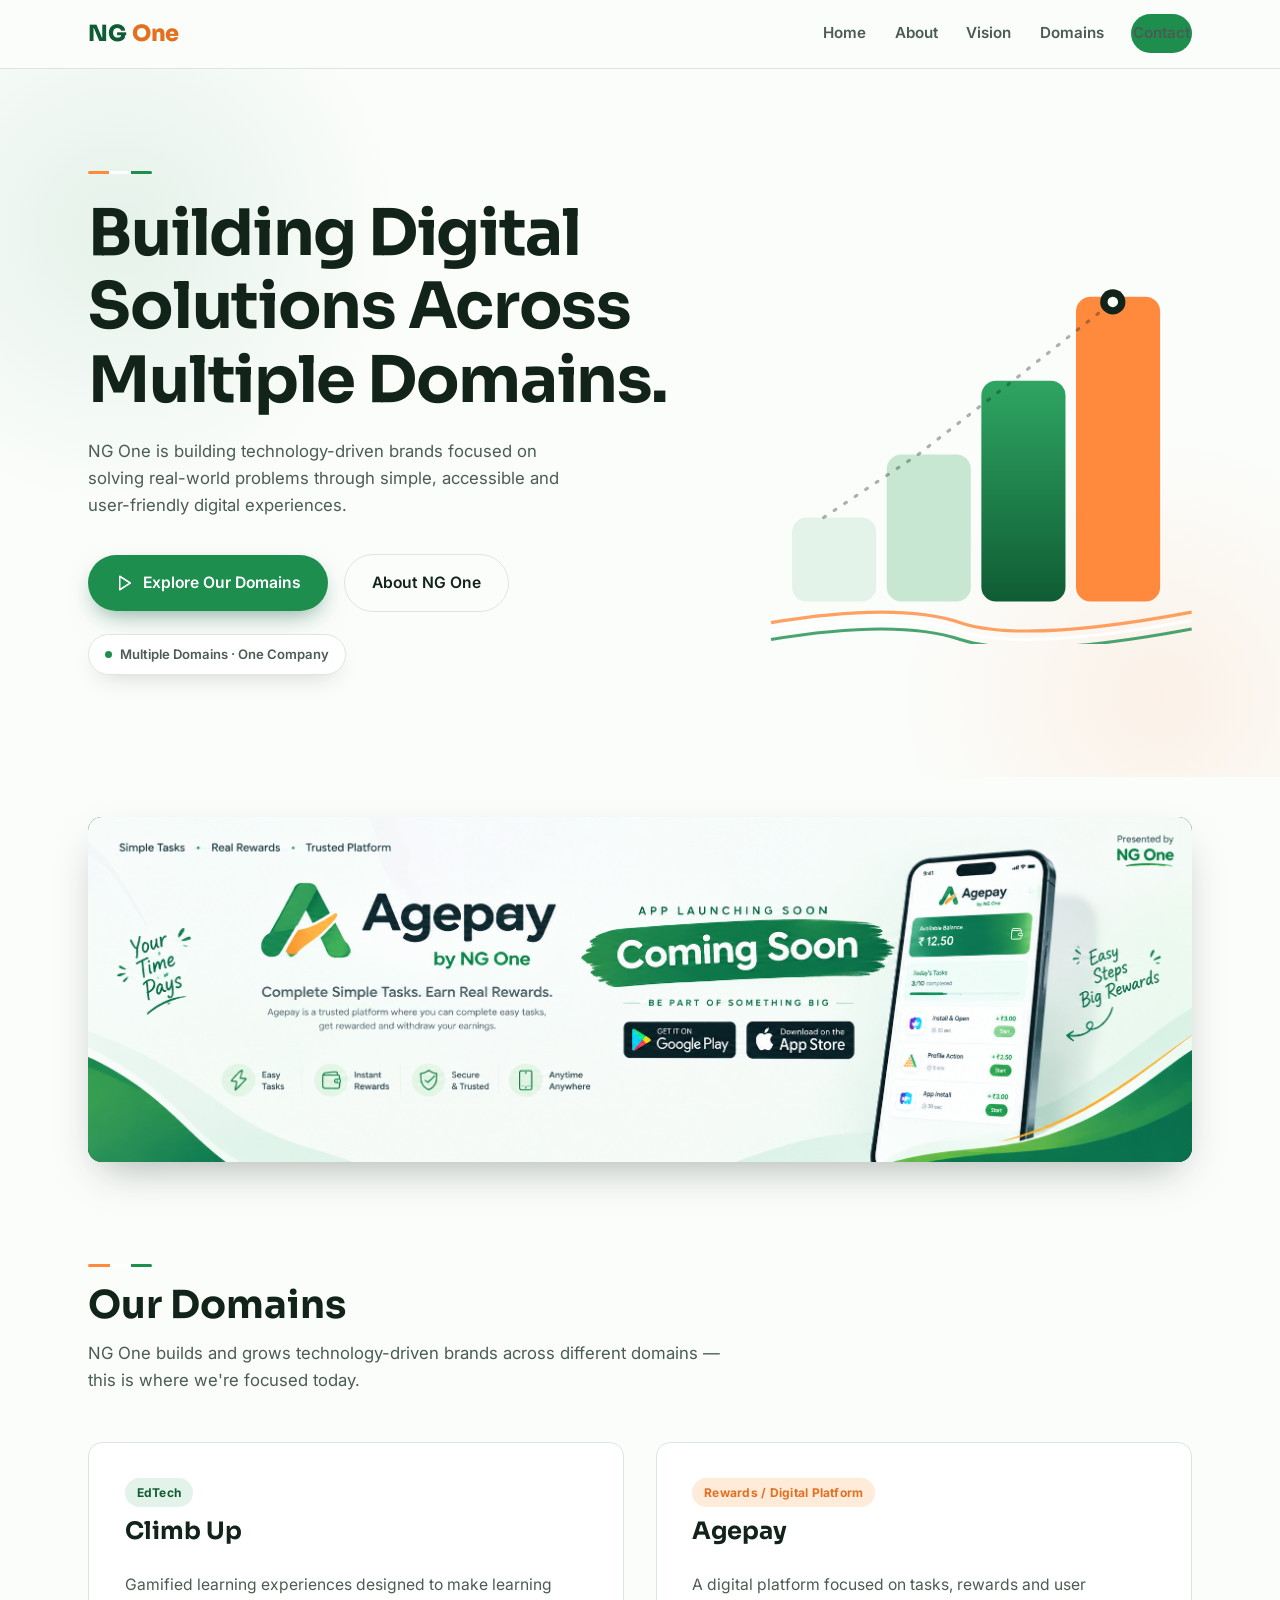
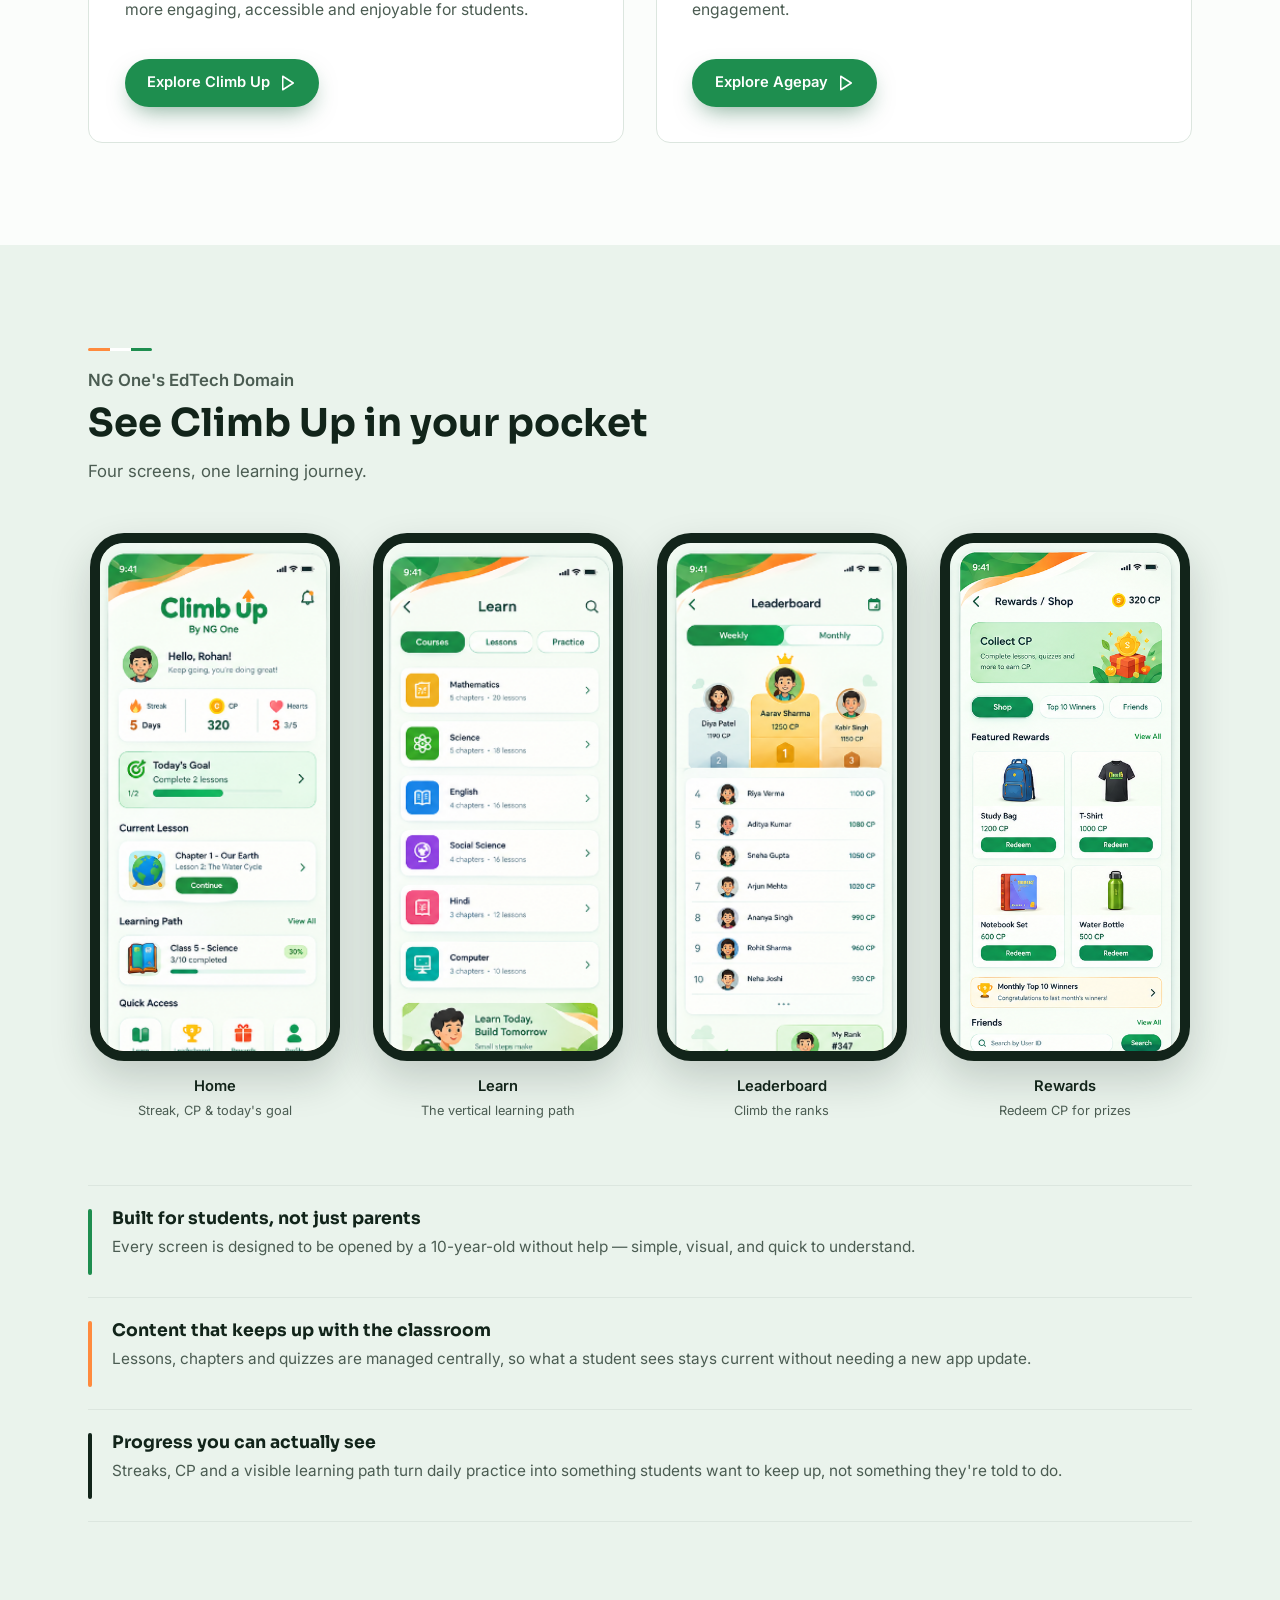
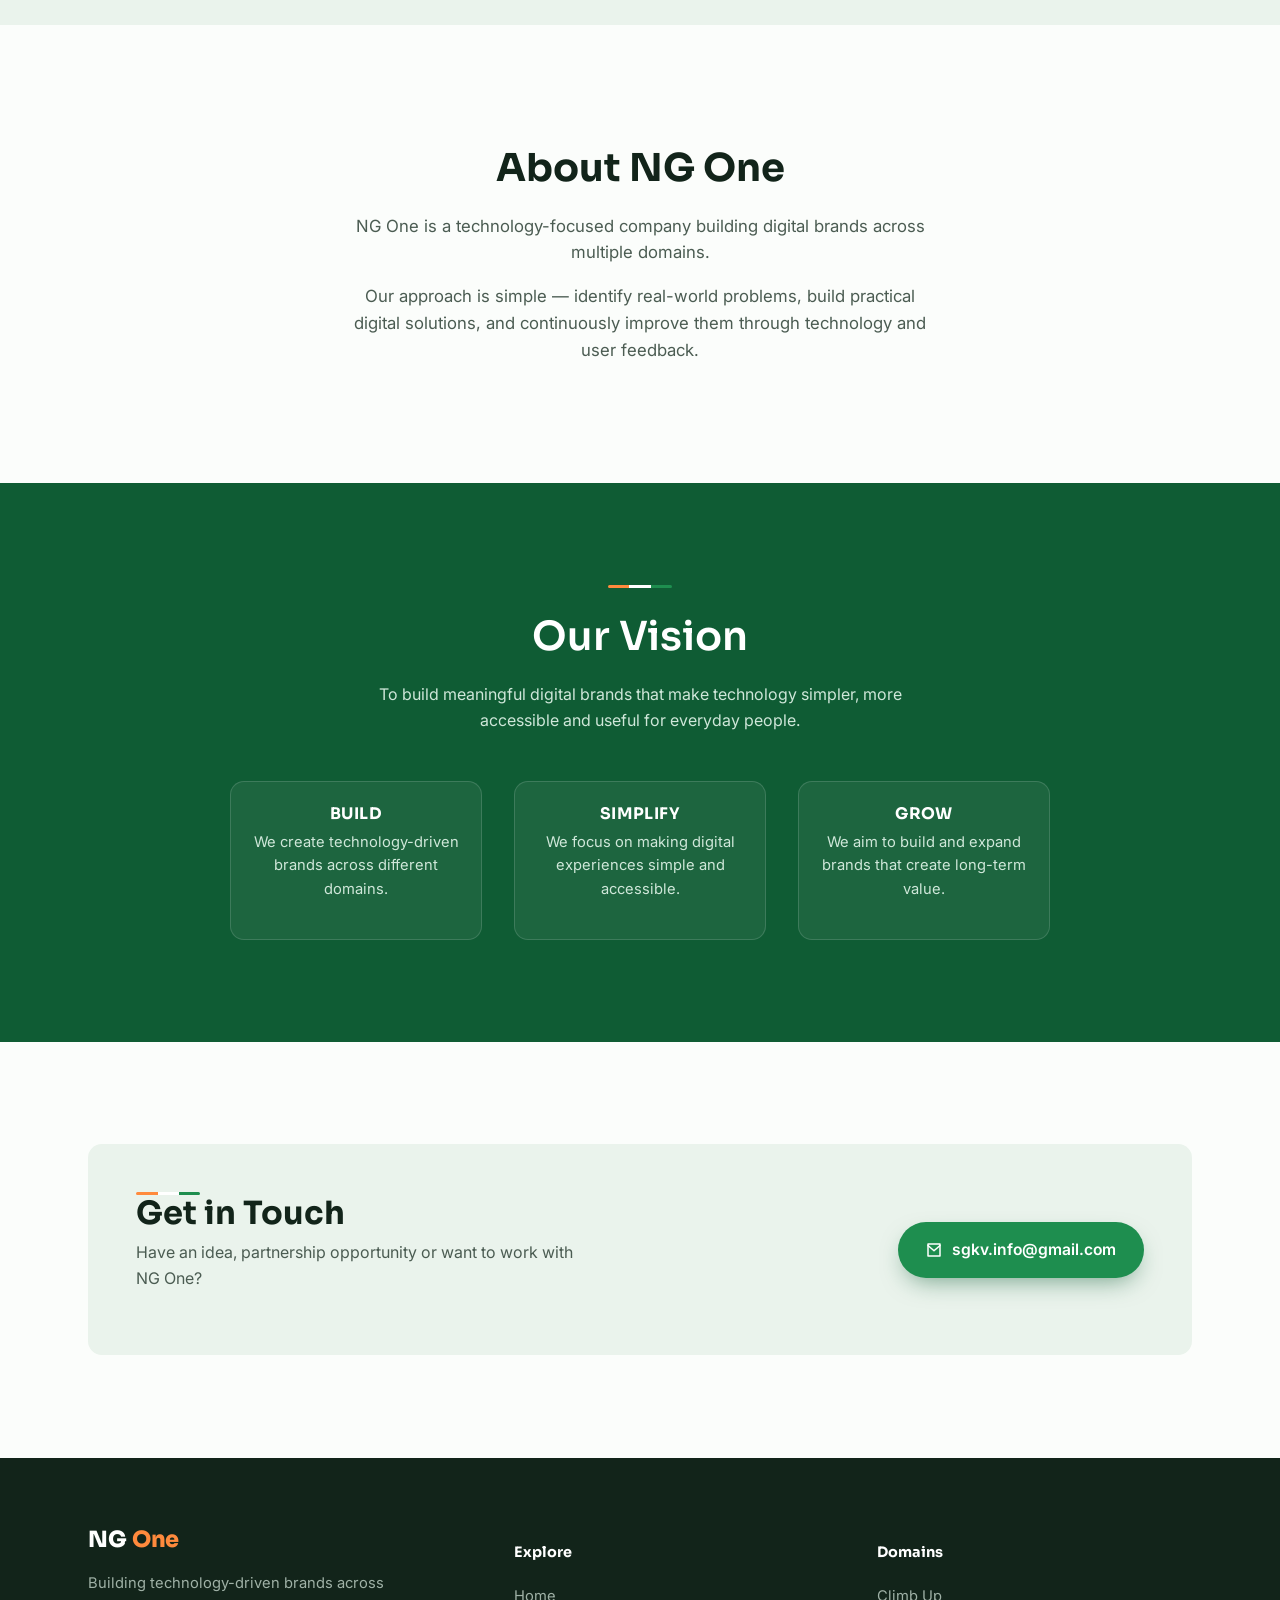
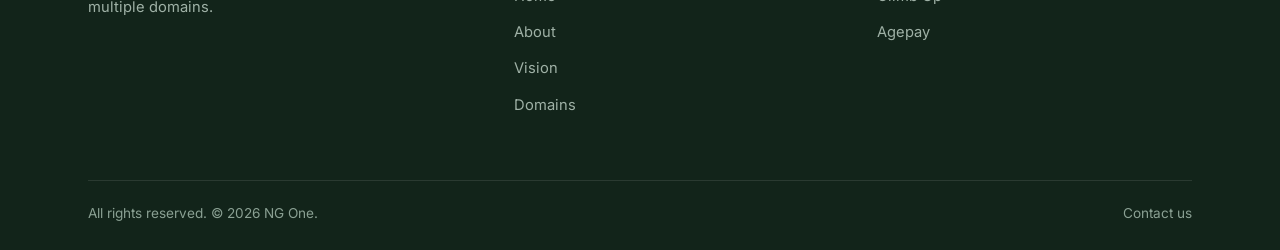
<file: index.html>
<!DOCTYPE html>
<html lang="en">
<head>
<meta charset="UTF-8" />
<meta name="viewport" content="width=device-width, initial-scale=1" />
<title>NG One — Building Digital Solutions Across Multiple Domains</title>
<meta name="description" content="NG One is building technology-driven brands focused on solving real-world problems through simple, accessible and user-friendly digital experiences." />
<link rel="preconnect" href="https://fonts.googleapis.com">
<link rel="preconnect" href="https://fonts.gstatic.com" crossorigin>
<link href="https://fonts.googleapis.com/css2?family=Sora:wght@400;500;600;700;800&family=Inter:wght@400;500;600&display=swap" rel="stylesheet">
<link rel="stylesheet" href="style.css">
</head>
<body>

<header>
  <div class="container nav-row">
    <a href="#home" class="logo">
      <span class="logo-text"><span class="ng">NG</span> <span class="one">One</span></span>
    </a>
    <nav class="links">
      <a href="#home">Home</a>
      <a href="#about">About</a>
      <a href="#vision">Vision</a>
      <a href="#domains">Domains</a>
      <a href="#contact" class="nav-cta">Contact</a>
    </nav>
    <button class="hamburger" id="hamburgerBtn" aria-label="Open menu" aria-expanded="false">
      <span></span><span></span><span></span>
    </button>
  </div>
  <div class="mobile-panel" id="mobilePanel">
    <a href="#home">Home</a>
    <a href="#about">About</a>
    <a href="#vision">Vision</a>
    <a href="#domains">Domains</a>
    <a href="#contact">Contact</a>
  </div>
</header>

<main>

  <!-- ============ HERO ============ -->
  <section class="hero" id="home">
    <div class="container">
      <div class="hero-copy">
        <div class="eyebrow-line">
          <div class="tri-rule compact"><span class="o"></span><span class="w"></span><span class="g"></span></div>
        </div>
        <h1>Building Digital Solutions Across Multiple Domains.</h1>
        <p class="lede">NG One is building technology-driven brands focused on solving real-world problems through simple, accessible and user-friendly digital experiences.</p>
        <div class="cta-row">
          <a href="#domains" class="btn btn-primary">
            <svg viewBox="0 0 24 24" fill="none" stroke="currentColor" stroke-width="2"><path stroke-linecap="round" stroke-linejoin="round" d="M5 3l14 9-14 9V3z"/></svg>
            Explore Our Domains
          </a>
          <a href="#about" class="btn btn-ghost">About NG One</a>
        </div>
        <div class="hero-badge">
          <span class="dot"></span>
          Multiple Domains · One Company
        </div>
      </div>

      <div class="hero-art">
        <svg viewBox="0 0 420 420" xmlns="http://www.w3.org/2000/svg" role="img" aria-label="Ascending step illustration">
          <defs>
            <linearGradient id="stepGreen" x1="0" y1="0" x2="0" y2="1">
              <stop offset="0" stop-color="#2FA562"/>
              <stop offset="1" stop-color="#0F5C34"/>
            </linearGradient>
          </defs>
          <rect x="40"  y="300" width="80" height="80" rx="14" fill="#E4F3E9"/>
          <rect x="130" y="240" width="80" height="140" rx="14" fill="#C7E7D3"/>
          <rect x="220" y="170" width="80" height="210" rx="14" fill="url(#stepGreen)"/>
          <rect x="310" y="90"  width="80" height="290" rx="14" fill="#FF8A3D"/>
          <path d="M70 300 L160 240 L250 170 L345 95" stroke="#12241A" stroke-width="3" stroke-dasharray="2 10" stroke-linecap="round" fill="none" opacity="0.35"/>
          <circle cx="345" cy="95" r="12" fill="#12241A"/>
          <circle cx="345" cy="95" r="5" fill="#FBFDFB"/>
          <path d="M20 400 Q140 380 200 400 T420 390" stroke="#FF8A3D" stroke-width="3" fill="none" opacity="0.8"/>
          <path d="M20 408 Q140 388 200 408 T420 398" stroke="#FFFFFF" stroke-width="3" fill="none" opacity="0.9"/>
          <path d="M20 416 Q140 396 200 416 T420 406" stroke="#1E8E4F" stroke-width="3" fill="none" opacity="0.8"/>
        </svg>
      </div>
    </div>
  </section>

  <!-- ============ AGEPAY COMING SOON BANNER ============ -->
  <div class="container banner-wrap">
    <div class="agepay-banner">
      <div class="agepay-banner-art">
        <img src="agepay_banner.png" alt="Agepay by NG One">
      </div>
    </div>
  </div>

  <!-- ============ OUR DOMAINS ============ -->
  <section id="domains">
    <div class="container">
      <div class="section-head">
        <div class="tri-rule compact"><span class="o"></span><span class="w"></span><span class="g"></span></div>
        <h2>Our Domains</h2>
        <p>NG One builds and grows technology-driven brands across different domains — this is where we're focused today.</p>
      </div>

      <div class="domains-grid">
        <div class="domain-card">
          <span class="domain-tag domain-tag-green">EdTech</span>
          <h3 class="domain-brand">Climb Up</h3>
          <p>Gamified learning experiences designed to make learning more engaging, accessible and enjoyable for students.</p>
          <a href="#climbup" class="btn btn-primary domain-cta">
            Explore Climb Up
            <svg viewBox="0 0 24 24" fill="none" stroke="currentColor" stroke-width="2"><path stroke-linecap="round" stroke-linejoin="round" d="M5 3l14 9-14 9V3z"/></svg>
          </a>
        </div>

        <div class="domain-card">
          <span class="domain-tag domain-tag-orange">Rewards / Digital Platform</span>
          <h3 class="domain-brand">Agepay</h3>
          <p>A digital platform focused on tasks, rewards and user engagement.</p>
          <a href="agepay.html" class="btn btn-primary domain-cta">
            Explore Agepay
            <svg viewBox="0 0 24 24" fill="none" stroke="currentColor" stroke-width="2"><path stroke-linecap="round" stroke-linejoin="round" d="M5 3l14 9-14 9V3z"/></svg>
          </a>
        </div>
      </div>
    </div>
  </section>

  <!-- ============ CLIMB UP (NG One's EdTech domain) ============ -->
  <section class="showcase" id="climbup">
    <div class="container">
      <div class="section-head">
        <div class="tri-rule compact"><span class="o"></span><span class="w"></span><span class="g"></span></div>
        <p class="agepay-eyebrow" style="margin-bottom:0.5rem;">NG One's EdTech Domain</p>
        <h2>See Climb Up in your pocket</h2>
        <p>Four screens, one learning journey.</p>
      </div>

      <div class="phone-grid">
        <div class="phone-card">
          <div class="phone-frame">
            <div class="phone-screen"><img src="clibmup_img_ui.png" alt="Climb Up home screen"></div>
          </div>
          <div class="phone-caption">Home<span>Streak, CP &amp; today's goal</span></div>
        </div>
        <div class="phone-card">
          <div class="phone-frame">
            <div class="phone-screen"><img src="Screenshot 2026-09-13 132038.png" alt="Climb Up learning path screen"></div>
          </div>
          <div class="phone-caption">Learn<span>The vertical learning path</span></div>
        </div>
        <div class="phone-card">
          <div class="phone-frame">
            <div class="phone-screen"><img src="Screenshot 2026-09-13 132104.png" alt="Climb Up leaderboard screen"></div>
          </div>
          <div class="phone-caption">Leaderboard<span>Climb the ranks</span></div>
        </div>
        <div class="phone-card">
          <div class="phone-frame">
            <div class="phone-screen"><img src="Screenshot 2026-09-13 132151.png" alt="Climb Up rewards screen"></div>
          </div>
          <div class="phone-caption">Rewards<span>Redeem CP for prizes</span></div>
        </div>
      </div>

      <!-- Existing Climb Up content, relocated here from the old About
           section so it stays with the Climb Up domain instead of inside
           the company-wide About section. Text unchanged. -->
      <div class="pillar-list" style="margin-top:clamp(2.5rem, 5vw, 4rem);">
        <div class="pillar">
          <div class="rule"></div>
          <div>
            <h3>Built for students, not just parents</h3>
            <p>Every screen is designed to be opened by a 10-year-old without help — simple, visual, and quick to understand.</p>
          </div>
        </div>
        <div class="pillar">
          <div class="rule"></div>
          <div>
            <h3>Content that keeps up with the classroom</h3>
            <p>Lessons, chapters and quizzes are managed centrally, so what a student sees stays current without needing a new app update.</p>
          </div>
        </div>
        <div class="pillar">
          <div class="rule"></div>
          <div>
            <h3>Progress you can actually see</h3>
            <p>Streaks, CP and a visible learning path turn daily practice into something students want to keep up, not something they're told to do.</p>
          </div>
        </div>
      </div>
    </div>
  </section>

  <!-- ============ ABOUT ============ -->
  <section id="about">
    <div class="container">
      <div class="about-copy" style="max-width:760px; margin-inline:auto; text-align:center;">
        <div class="section-head" style="margin-inline:auto; margin-bottom:1.4rem;">
          <div class="tri-rule compact" style="margin-inline:auto;"></div>
          <h2>About NG One</h2>
        </div>
        <p style="margin-inline:auto;">NG One is a technology-focused company building digital brands across multiple domains.</p>
        <p style="margin-inline:auto;">Our approach is simple — identify real-world problems, build practical digital solutions, and continuously improve them through technology and user feedback.</p>
      </div>
    </div>
  </section>

  <!-- ============ VISION ============ -->
  <section class="vision" id="vision">
    <div class="container">
      <div class="tri-rule compact" style="margin-inline:auto;"><span class="o"></span><span class="w"></span><span class="g"></span></div>
      <h2>Our Vision</h2>
      <p class="support">To build meaningful digital brands that make technology simpler, more accessible and useful for everyday people.</p>

      <div class="vision-points">
        <div class="vision-point">
          <h3>Build</h3>
          <p>We create technology-driven brands across different domains.</p>
        </div>
        <div class="vision-point">
          <h3>Simplify</h3>
          <p>We focus on making digital experiences simple and accessible.</p>
        </div>
        <div class="vision-point">
          <h3>Grow</h3>
          <p>We aim to build and expand brands that create long-term value.</p>
        </div>
      </div>
    </div>
  </section>

  <!-- ============ CONTACT ============ -->
  <section id="contact">
    <div class="container">
      <div class="contact-box">
        <div>
          <div class="tri-rule compact"><span class="o"></span><span class="w"></span><span class="g"></span></div>
          <h2>Get in Touch</h2>
          <p>Have an idea, partnership opportunity or want to work with NG One?</p>
        </div>
        <a href="mailto:sgkv.info@gmail.com" class="btn btn-primary">
          <svg viewBox="0 0 24 24" fill="none" stroke="currentColor" stroke-width="2"><path stroke-linecap="round" stroke-linejoin="round" d="M4 4h16v16H4V4z"/><path stroke-linecap="round" stroke-linejoin="round" d="M4 6l8 7 8-7"/></svg>
          sgkv.info@gmail.com
        </a>
      </div>
    </div>
  </section>

</main>

<footer>
  <div class="container">
    <div class="footer-top">
      <div class="footer-brand">
        <span class="logo-text"><span class="ng">NG</span> <span class="one">One</span></span>
        <p>Building technology-driven brands across multiple domains.</p>
      </div>
      <div class="footer-col">
        <h4>Explore</h4>
        <a href="#home">Home</a>
        <a href="#about">About</a>
        <a href="#vision">Vision</a>
        <a href="#domains">Domains</a>
      </div>
      <div class="footer-col">
        <h4>Domains</h4>
        <a href="#climbup">Climb Up</a>
        <a href="agepay.html">Agepay</a>
      </div>
    </div>
    <div class="footer-bottom">
      <span>All rights reserved. &copy; 2026 NG One.</span>
      <span><a href="#contact" style="color:inherit;">Contact us</a></span>
    </div>
  </div>
</footer>

<script src="script.js"></script>
</body>
</html>
</file>
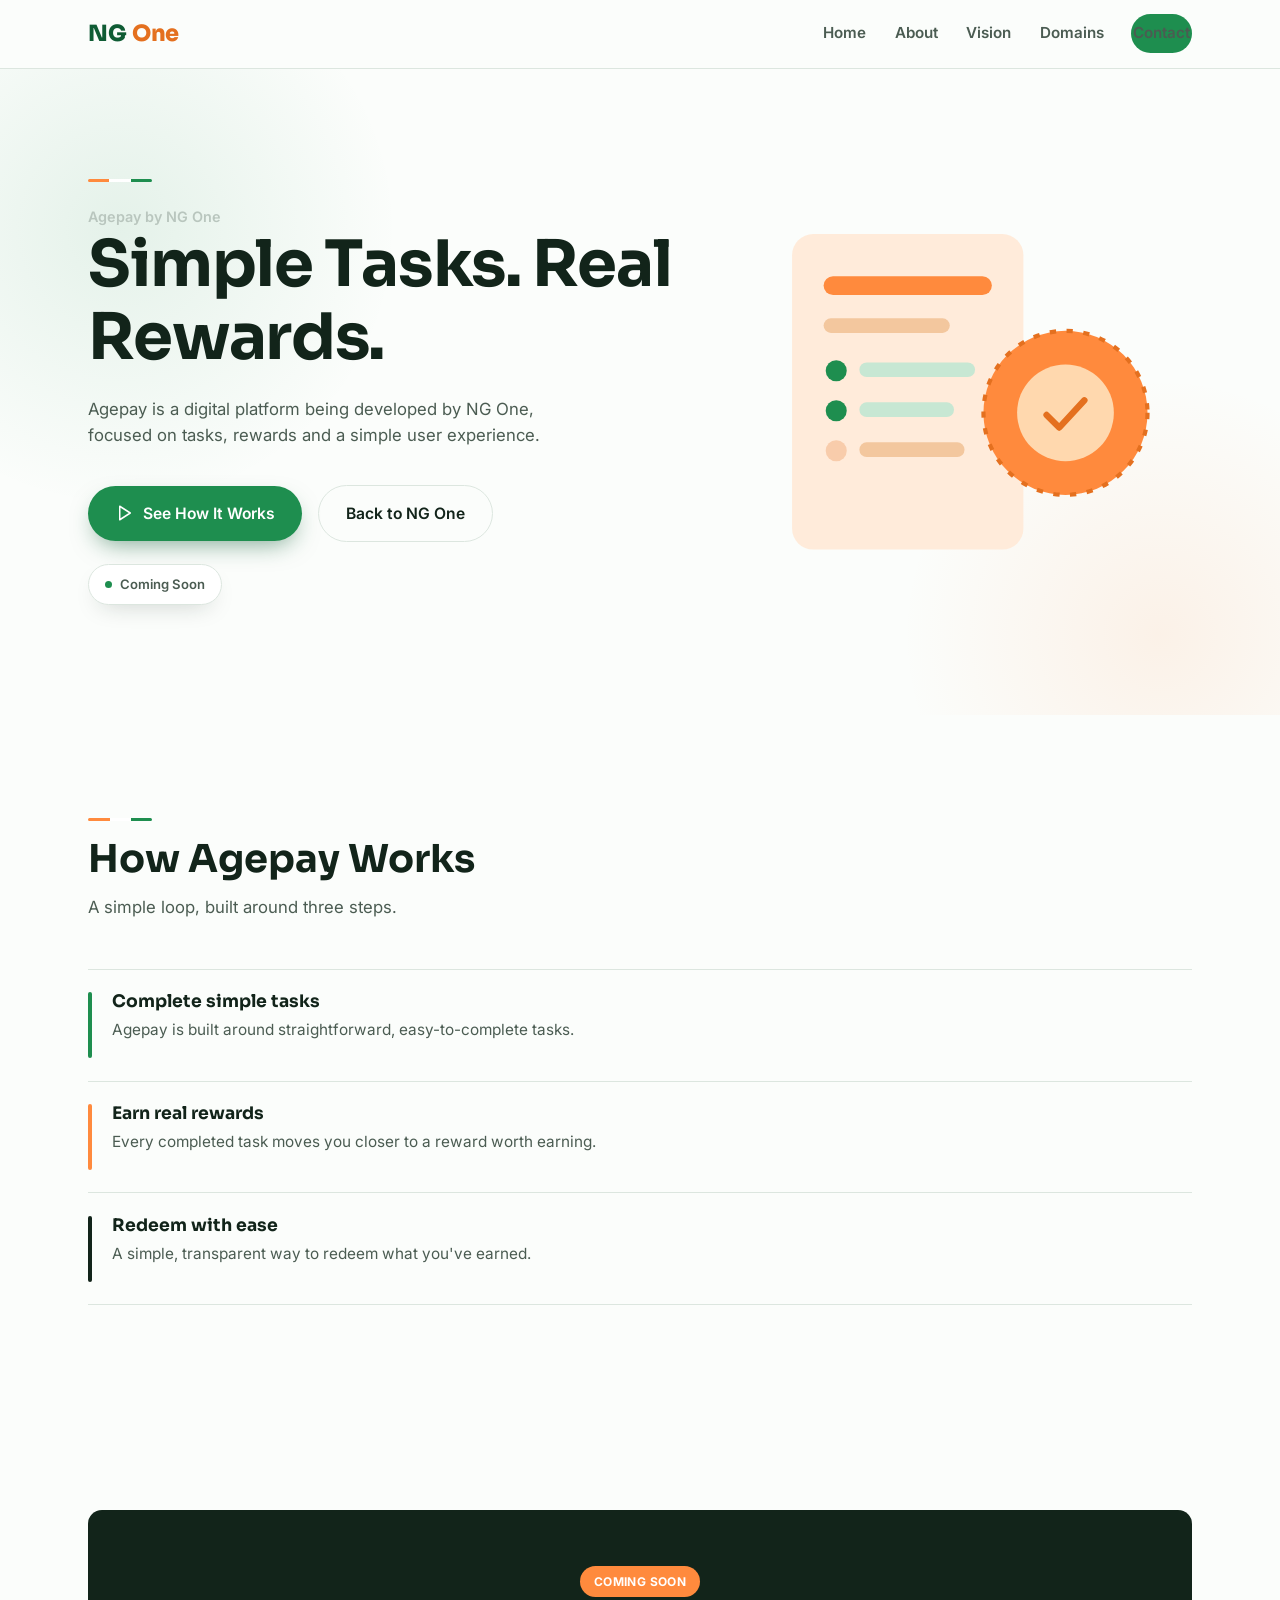
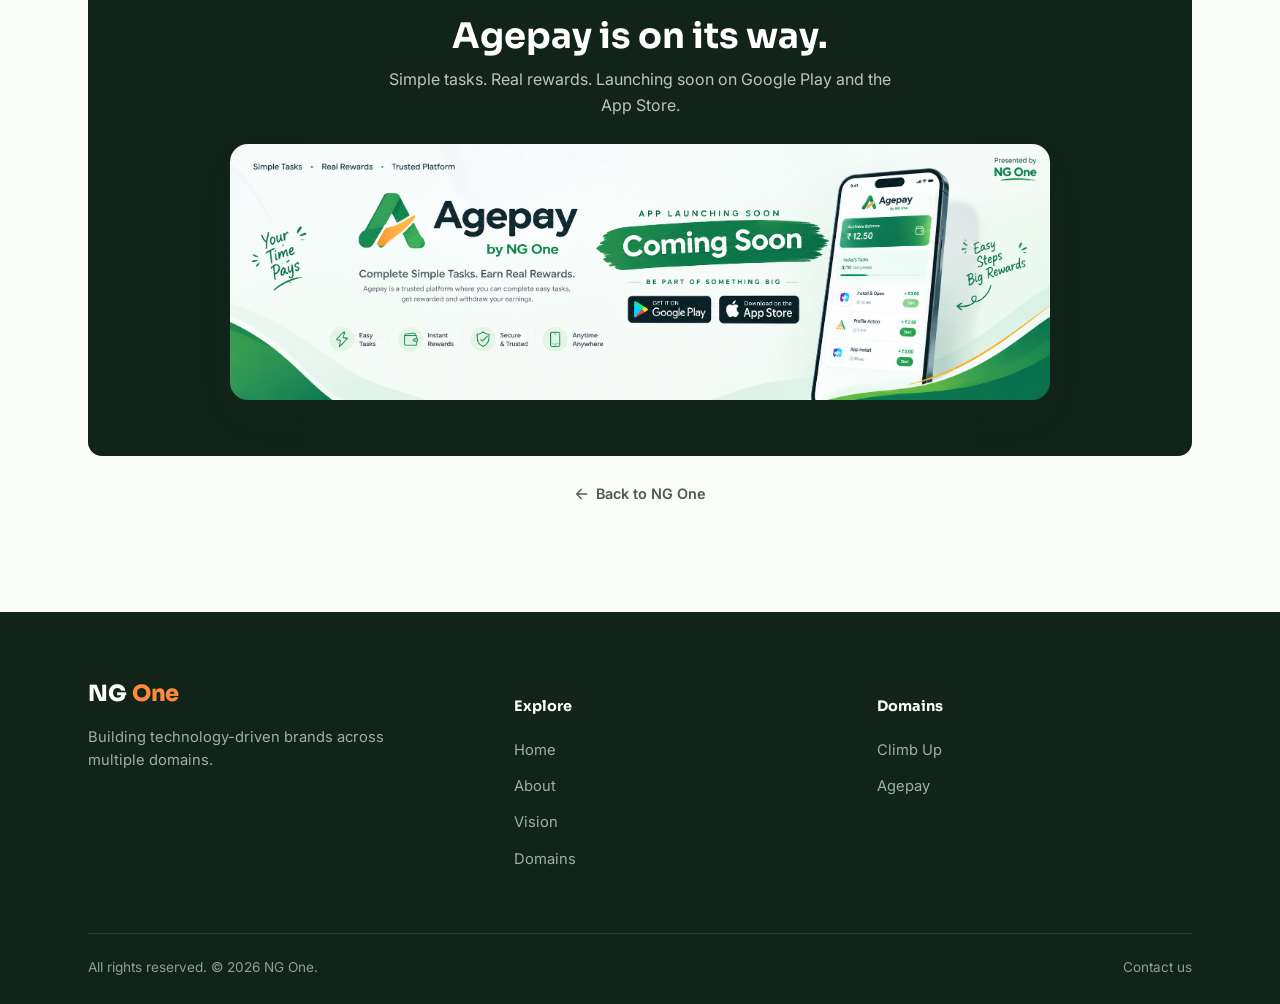
<file: agepay.html>
<!DOCTYPE html>
<html lang="en">
<head>
<meta charset="UTF-8" />
<meta name="viewport" content="width=device-width, initial-scale=1" />
<title>Agepay by NG One — Simple Tasks. Real Rewards.</title>
<meta name="description" content="Agepay is a digital platform being developed by NG One, focused on tasks, rewards and a simple user experience. Coming soon." />
<link rel="preconnect" href="https://fonts.googleapis.com">
<link rel="preconnect" href="https://fonts.gstatic.com" crossorigin>
<link href="https://fonts.googleapis.com/css2?family=Sora:wght@400;500;600;700;800&family=Inter:wght@400;500;600&display=swap" rel="stylesheet">
<link rel="stylesheet" href="style.css">
</head>
<body>

<header>
  <div class="container nav-row">
    <a href="index.html" class="logo">
      <span class="logo-text"><span class="ng">NG</span> <span class="one">One</span></span>
    </a>
    <nav class="links">
      <a href="index.html#home">Home</a>
      <a href="index.html#about">About</a>
      <a href="index.html#vision">Vision</a>
      <a href="index.html#domains">Domains</a>
      <a href="index.html#contact" class="nav-cta">Contact</a>
    </nav>
    <button class="hamburger" id="hamburgerBtn" aria-label="Open menu" aria-expanded="false">
      <span></span><span></span><span></span>
    </button>
  </div>
  <div class="mobile-panel" id="mobilePanel">
    <a href="index.html#home">Home</a>
    <a href="index.html#about">About</a>
    <a href="index.html#vision">Vision</a>
    <a href="index.html#domains">Domains</a>
    <a href="index.html#contact">Contact</a>
  </div>
</header>

<main>

  <section class="hero" id="agepay-home">
    <div class="container">
      <div class="hero-copy">
        <div class="eyebrow-line">
          <div class="tri-rule compact"><span class="o"></span><span class="w"></span><span class="g"></span></div>
        </div>
        <p class="agepay-eyebrow">Agepay by NG One</p>
        <h1>Simple Tasks. Real Rewards.</h1>
        <p class="lede">Agepay is a digital platform being developed by NG One, focused on tasks, rewards and a simple user experience.</p>
        <div class="cta-row">
          <a href="#how-it-works" class="btn btn-primary">
            <svg viewBox="0 0 24 24" fill="none" stroke="currentColor" stroke-width="2"><path stroke-linecap="round" stroke-linejoin="round" d="M5 3l14 9-14 9V3z"/></svg>
            See How It Works
          </a>
          <a href="index.html" class="btn btn-ghost">Back to NG One</a>
        </div>
        <div class="hero-badge">
          <span class="dot"></span>
          Coming Soon
        </div>
      </div>

      <div class="hero-art">
        <svg viewBox="0 0 420 420" xmlns="http://www.w3.org/2000/svg" role="img" aria-label="Tasks and rewards illustration">
          <rect x="40" y="60" width="220" height="300" rx="20" fill="#FFEBDA"/>
          <rect x="70" y="100" width="160" height="18" rx="9" fill="#FF8A3D"/>
          <rect x="70" y="140" width="120" height="14" rx="7" fill="#F3C79E"/>
          <circle cx="82" cy="190" r="10" fill="#1E8E4F"/>
          <rect x="104" y="182" width="110" height="14" rx="7" fill="#C7E7D3"/>
          <circle cx="82" cy="228" r="10" fill="#1E8E4F"/>
          <rect x="104" y="220" width="90" height="14" rx="7" fill="#C7E7D3"/>
          <circle cx="82" cy="266" r="10" fill="#E4701F" fill-opacity="0.25"/>
          <rect x="104" y="258" width="100" height="14" rx="7" fill="#F3C79E"/>
          <circle cx="300" cy="230" r="78" fill="#FF8A3D"/>
          <circle cx="300" cy="230" r="78" fill="none" stroke="#E4701F" stroke-width="4" stroke-dasharray="6 10"/>
          <circle cx="300" cy="230" r="46" fill="#FFD8AE"/>
          <path d="M282 232l12 12 24-26" stroke="#E4701F" stroke-width="6" stroke-linecap="round" stroke-linejoin="round" fill="none"/>
        </svg>
      </div>
    </div>
  </section>
  <section id="how-it-works">
    <div class="container">
      <div class="section-head">
        <div class="tri-rule compact"><span class="o"></span><span class="w"></span><span class="g"></span></div>
        <h2>How Agepay Works</h2>
        <p>A simple loop, built around three steps.</p>
      </div>

      <div class="pillar-list">
        <div class="pillar">
          <div class="rule"></div>
          <div>
            <h3>Complete simple tasks</h3>
            <p>Agepay is built around straightforward, easy-to-complete tasks.</p>
          </div>
        </div>
        <div class="pillar">
          <div class="rule"></div>
          <div>
            <h3>Earn real rewards</h3>
            <p>Every completed task moves you closer to a reward worth earning.</p>
          </div>
        </div>
        <div class="pillar">
          <div class="rule"></div>
          <div>
            <h3>Redeem with ease</h3>
            <p>A simple, transparent way to redeem what you've earned.</p>
          </div>
        </div>
      </div>
    </div>
  </section>

 <!-- <section style="background:var(--mist);">
    <div class="container">
      <div class="section-head">
        <div class="tri-rule compact"><span class="o"></span><span class="w"></span><span class="g"></span></div>
        <h2>Key Features</h2>
      </div>

      <div class="feature-grid">
        <div class="feature-card">
          <div class="icon-dot">
            <svg viewBox="0 0 24 24" fill="none" stroke="currentColor" stroke-width="2"><path stroke-linecap="round" stroke-linejoin="round" d="M5 13l4 4L19 7"/></svg>
          </div>
          <h3>Simple, task-based experience</h3>
          <p>No clutter, no confusion — just a clear list of tasks to complete.</p>
        </div>
        <div class="feature-card">
          <div class="icon-dot">
            <svg viewBox="0 0 24 24" fill="none" stroke="currentColor" stroke-width="2"><path stroke-linecap="round" stroke-linejoin="round" d="M12 2l2.5 6.5L21 9l-5 4.5L17.5 21 12 17l-5.5 4L8 13.5 3 9l6.5-.5z"/></svg>
          </div>
          <h3>Real rewards for real effort</h3>
          <p>Rewards designed to feel genuinely worth the time you put in.</p>
        </div>
        <div class="feature-card">
          <div class="icon-dot">
            <svg viewBox="0 0 24 24" fill="none" stroke="currentColor" stroke-width="2"><rect x="3" y="4" width="18" height="16" rx="2"/><path stroke-linecap="round" d="M3 9h18"/></svg>
          </div>
          <h3>Clean, accessible design</h3>
          <p>Built to be easy to use from the very first open.</p>
        </div>
        <div class="feature-card">
          <div class="icon-dot">
            <svg viewBox="0 0 24 24" fill="none" stroke="currentColor" stroke-width="2"><path stroke-linecap="round" stroke-linejoin="round" d="M12 4v16m8-8H4"/></svg>
          </div>
          <h3>More on the way</h3>
          <p>Agepay is still under development, with more features being added.</p>
        </div>
      </div>
    </div>
  </section>   -->

  <section>
    <div class="container">
      <div class="coming-soon-section">
        <span class="coming-soon-tag">Coming Soon</span>
        <h2>Agepay is on its way.</h2>
        <p class="support">Simple tasks. Real rewards. Launching soon on Google Play and the App Store.</p>
        <img src="agepay_banner.png" alt="Agepay banner" class="agepay-final-banner" />
      </div>

      <div style="text-align:center; margin-top:1.6rem;">
        <a href="index.html" class="back-link">
          <svg viewBox="0 0 24 24" fill="none" stroke="currentColor" stroke-width="2"><path stroke-linecap="round" stroke-linejoin="round" d="M19 12H5m6-7l-7 7 7 7"/></svg>
          Back to NG One
        </a>
      </div>
    </div>
  </section>

</main>

<footer>
  <div class="container">
    <div class="footer-top">
      <div class="footer-brand">
        <span class="logo-text"><span class="ng">NG</span> <span class="one">One</span></span>
        <p>Building technology-driven brands across multiple domains.</p>
      </div>
      <div class="footer-col">
        <h4>Explore</h4>
        <a href="index.html#home">Home</a>
        <a href="index.html#about">About</a>
        <a href="index.html#vision">Vision</a>
        <a href="index.html#domains">Domains</a>
      </div>
      <div class="footer-col">
        <h4>Domains</h4>
        <a href="#climbup">Climb Up</a>
        <a href="agepay.html">Agepay</a>
      </div>
    </div>
    <div class="footer-bottom">
      <span>All rights reserved. &copy; 2026 NG One.</span>
      <span><a href="index.html#contact" style="color:inherit;">Contact us</a></span>
    </div>
  </div>
</footer>

<script src="script.js"></script>
</body>
</html>
</file>
<file: style.css>
/* ==========================================================================
   NG One — Stylesheet
   Split out from markup on purpose: one file to touch for design changes,
   markup files stay clean.
   ========================================================================== */

:root{
  --ink:#12241A;
  --ink-soft:#4B5C52;
  --paper:#FBFDFB;
  --mist:#EAF3EC;
  --line:#DCE6DF;
  --green:#1E8E4F;
  --green-deep:#0F5C34;
  --green-tint:#E4F3E9;
  --orange:#FF8A3D;
  --orange-deep:#E4701F;
  --white:#FFFFFF;
  --max:1180px;
  --radius:14px;
  --space-fluid: clamp(1.25rem, 3vw, 3rem);
}

*{box-sizing:border-box;}
html{scroll-behavior:smooth;}
body{
  margin:0;
  background:var(--paper);
  color:var(--ink);
  font-family:'Inter', -apple-system, Segoe UI, Roboto, sans-serif;
  font-size:16px;
  line-height:1.6;
  -webkit-font-smoothing:antialiased;
}
img,svg{max-width:100%;display:block;}
h1,h2,h3{
  font-family:'Sora', 'Inter', sans-serif;
  color:var(--ink);
  line-height:1.15;
  margin:0;
}
a{color:inherit;text-decoration:none;}
.container{
  width:100%;
  max-width:var(--max);
  margin-inline:auto;
  padding-inline:var(--space-fluid);
}
section{padding-block: clamp(3rem, 8vw, 6.5rem);}

/* ---------- thin tricolor rule (brand device, reused everywhere) ---------- */
.tri-rule{
  display:flex;
  width:100%;
  height:4px;
  border-radius:4px;
  overflow:hidden;
}
.tri-rule span{flex:1;}
.tri-rule .o{background:var(--orange);}
.tri-rule .w{background:var(--white);}
.tri-rule .g{background:var(--green);}
.tri-rule.compact{width:64px;height:3px;}

/* ---------- NAV ---------- */
header{
  position:sticky;
  top:0;
  z-index:40;
  background:rgba(251,253,251,0.92);
  backdrop-filter:blur(10px);
  border-bottom:1px solid var(--line);
}
.nav-row{
  display:flex;
  align-items:center;
  justify-content:space-between;
  padding-block:0.9rem;
}
.logo{display:flex; flex-direction:column; gap:6px;}
.logo-text{
  font-family:'Sora', sans-serif;
  font-weight:800;
  font-size:1.4rem;
  letter-spacing:-0.01em;
}
.logo-text .ng{color:var(--green-deep);}
.logo-text .one{color:var(--orange-deep);}

nav.links{display:flex; align-items:center; gap:clamp(1.1rem, 2vw, 2.2rem);}
nav.links a{
  font-size:0.95rem;
  font-weight:600;
  color:var(--ink-soft);
  padding:0.4rem 0.1rem;
  border-bottom:2px solid transparent;
  transition:color .15s ease, border-color .15s ease;
}
nav.links a:hover{color:var(--green-deep); border-color:var(--orange);}

.nav-cta{
  padding:0.6rem 1.2rem;
  background:var(--green);
  color:#fff;
  border-radius:999px;
  font-weight:600;
  font-size:0.9rem;
  white-space:nowrap;
}
.nav-cta:hover{background:var(--green-deep);}

.hamburger{
  display:none;
  flex-direction:column;
  gap:5px;
  background:none;
  border:none;
  cursor:pointer;
  padding:8px;
}
.hamburger span{width:24px;height:2px;background:var(--ink);border-radius:2px;}

.mobile-panel{
  display:none;
  flex-direction:column;
  gap:0.2rem;
  padding-block:0.5rem 1.2rem;
  border-top:1px solid var(--line);
}
.mobile-panel a{
  padding:0.75rem 0.2rem;
  font-weight:600;
  color:var(--ink);
  border-bottom:1px solid var(--line);
}
.mobile-panel.open{display:flex;}

/* ---------- HERO (premium pass) ---------- */
.hero{position:relative; overflow:hidden;}

.hero::before{
  content:"";
  position:absolute;
  top:-120px; left:-160px;
  width:560px; height:560px;
  background:radial-gradient(circle, rgba(30,142,79,0.10) 0%, rgba(30,142,79,0) 70%);
  z-index:0;
  pointer-events:none;
}
.hero::after{
  content:"";
  position:absolute;
  bottom:-180px; right:-140px;
  width:520px; height:520px;
  background:radial-gradient(circle, rgba(255,138,61,0.10) 0%, rgba(255,138,61,0) 70%);
  z-index:0;
  pointer-events:none;
}

.hero .container{
  position:relative;
  z-index:1;
  display:grid;
  grid-template-columns: 1.15fr 0.85fr;
  gap: clamp(2rem, 5vw, 4rem);
  align-items:center;
}

.eyebrow-line{display:flex; align-items:center; gap:10px; margin-bottom:1.4rem;}

.hero-copy{
  opacity:0;
  transform:translateY(14px);
  animation: heroIn .7s ease forwards;
}
.hero-art{
  opacity:0;
  transform:translateY(14px) scale(0.98);
  animation: heroIn .8s ease forwards;
  animation-delay:.12s;
}
@keyframes heroIn{ to{ opacity:1; transform:none; } }

.hero h1{
  font-size:clamp(2.5rem, 5vw, 4rem);
  font-weight:700;
  letter-spacing:-0.02em;
  max-width:15ch;
}
.hero p.lede{
  margin-top:1.3rem;
  font-size:clamp(1.05rem, 1.3vw, 1.2rem);
  color:var(--ink-soft);
  max-width:44ch;
}
.cta-row{display:flex; flex-wrap:wrap; align-items:center; gap:1rem; margin-top:2.2rem;}
.btn{
  display:inline-flex;
  align-items:center;
  gap:9px;
  padding:0.95rem 1.7rem;
  border-radius:999px;
  font-weight:600;
  font-size:0.98rem;
  transition:transform .15s ease, box-shadow .15s ease, background .15s ease, border-color .15s ease;
}
.btn-primary{
  background:var(--green);
  color:#fff;
  box-shadow:0 10px 24px -8px rgba(15,92,52,0.55);
}
.btn-primary:hover{background:var(--green-deep); transform:translateY(-2px); box-shadow:0 14px 28px -8px rgba(15,92,52,0.6);}
.btn-ghost{border:1.5px solid var(--line); color:var(--ink);}
.btn-ghost:hover{border-color:var(--orange); color:var(--orange-deep); transform:translateY(-2px);}
.btn svg{width:18px; height:18px;}

.hero-badge{
  display:inline-flex;
  align-items:center;
  gap:8px;
  margin-top:1.4rem;
  padding:0.55rem 1rem;
  background:#fff;
  border:1px solid var(--line);
  border-radius:999px;
  font-size:0.82rem;
  font-weight:600;
  color:var(--ink-soft);
  box-shadow:0 10px 24px -12px rgba(18,36,26,0.25);
}
.hero-badge .dot{width:7px; height:7px; border-radius:50%; background:var(--green);}

.hero-art{width:100%;}

/* ---------- BANNER (now fills with a real image, edge-to-edge) ---------- */
.banner-wrap{padding-block: clamp(1.5rem, 4vw, 2.5rem) 0;}

/* ---------- AGEPAY COMING SOON BANNER ---------- */
.agepay-banner{
  display:block;
  background:var(--ink);
  border-radius: var(--radius);
  overflow:hidden;
  box-shadow:0 18px 40px -14px rgba(18,36,26,0.35);
}
.agepay-banner-art{
  position:relative;
  width:100%;
  min-height:260px;
  background:linear-gradient(160deg, var(--green-deep), var(--orange-deep));
}
.agepay-banner-art img{
  display:block;
  width:100%;
  height:100%;
  min-height:260px;
  object-fit:cover;
  object-position:center;
}
.agepay-banner-copy{
  display:none;
}
.coming-soon-tag{
  display:inline-flex;
  align-self:flex-start;
  padding:0.35rem 0.85rem;
  background:var(--orange);
  color:#fff;
  border-radius:999px;
  font-size:0.75rem;
  font-weight:700;
  letter-spacing:0.03em;
  text-transform:uppercase;
  margin-bottom:0.4rem;
}
.agepay-eyebrow{
  color:#B9C6BE;
  font-weight:600;
  font-size:0.9rem;
  margin:0;
}
.agepay-banner-copy h2{
  color:#fff;
  font-size:clamp(1.5rem, 3vw, 2.1rem);
  font-weight:700;
}
.store-badges{display:flex; flex-wrap:wrap; gap:0.8rem; margin-top:0.6rem;}
.store-badge{
  display:inline-flex;
  align-items:center;
  gap:8px;
  padding:0.6rem 1.1rem;
  background:rgba(255,255,255,0.08);
  border:1px solid rgba(255,255,255,0.18);
  border-radius:10px;
  color:#fff;
  font-size:0.85rem;
  font-weight:600;
}
.store-badge svg{width:18px; height:18px;}

/* ---------- OUR DOMAINS ---------- */
.domains-grid{
  display:grid;
  grid-template-columns: 1fr 1fr;
  gap:clamp(1.4rem, 3vw, 2rem);
}
.domain-card{
  background:#fff;
  border:1px solid var(--line);
  border-radius: var(--radius);
  padding: clamp(1.6rem, 3vw, 2.2rem);
  display:flex;
  flex-direction:column;
  align-items:flex-start;
  gap:0.7rem;
  transition:transform .15s ease, box-shadow .15s ease;
}
.domain-card:hover{transform:translateY(-3px); box-shadow:0 16px 32px -18px rgba(18,36,26,0.3);}
.domain-tag{
  display:inline-flex;
  padding:0.3rem 0.75rem;
  border-radius:999px;
  font-size:0.75rem;
  font-weight:700;
  letter-spacing:0.02em;
}
.domain-tag-green{background:var(--green-tint); color:var(--green-deep);}
.domain-tag-orange{background:#FFEBDA; color:var(--orange-deep);}
.domain-brand{font-size:1.5rem; font-weight:700;}
.domain-card > p{color:var(--ink-soft); font-size:0.98rem;}
.domain-cta{margin-top:0.6rem; padding:0.75rem 1.4rem; font-size:0.92rem;}

/* ---------- VISION POINTS ---------- */
.vision-points{
  display:grid;
  grid-template-columns:repeat(3, 1fr);
  gap:clamp(1.2rem, 3vw, 2rem);
  margin-top:clamp(2rem, 4vw, 3rem);
  max-width:820px;
  margin-inline:auto;
}
.vision-point{
  background:rgba(255,255,255,0.06);
  border:1px solid rgba(255,255,255,0.14);
  border-radius:14px;
  padding:1.4rem 1.2rem;
}
.vision-point h3{color:#fff; font-size:1rem; font-weight:700; letter-spacing:0.03em; text-transform:uppercase;}
.vision-point p{color:#CFE7D9; font-size:0.92rem; margin-top:0.5rem;}

/* ---------- CONTACT ---------- */
.contact-box{
  background:var(--mist);
  border-radius: var(--radius);
  padding: clamp(1.8rem, 4vw, 3rem);
  display:flex;
  flex-wrap:wrap;
  align-items:center;
  justify-content:space-between;
  gap:1.5rem;
}
.contact-box h2{font-size:clamp(1.5rem, 2.6vw, 2rem);}
.contact-box p{color:var(--ink-soft); margin-top:0.5rem; max-width:44ch;}
.contact-box .btn{flex-shrink:0;}
.contact-box .btn svg{width:18px; height:18px;}

/* ---------- AGEPAY PAGE EXTRAS ---------- */
.store-badge-light{
  display:inline-flex;
  align-items:center;
  gap:8px;
  padding:0.6rem 1.1rem;
  background:#fff;
  border:1px solid var(--line);
  border-radius:10px;
  color:var(--ink);
  font-size:0.85rem;
  font-weight:600;
  box-shadow:0 8px 18px -10px rgba(18,36,26,0.2);
}
.store-badge-light svg{width:18px; height:18px;}

.feature-grid{
  display:grid;
  grid-template-columns:repeat(auto-fit, minmax(220px, 1fr));
  gap:clamp(1.1rem, 2.4vw, 1.6rem);
}
.feature-card{
  background:#fff;
  border:1px solid var(--line);
  border-radius: var(--radius);
  padding:1.5rem;
}
.feature-card .icon-dot{
  width:38px; height:38px;
  border-radius:10px;
  background:var(--green-tint);
  display:flex; align-items:center; justify-content:center;
  margin-bottom:0.9rem;
}
.feature-card .icon-dot svg{width:18px; height:18px; color:var(--green-deep);}
.feature-card h3{font-size:1rem; font-weight:700;}
.feature-card p{color:var(--ink-soft); font-size:0.92rem; margin-top:0.4rem;}

.coming-soon-section{
  background:var(--ink);
  color:#fff;
  text-align:center;
  border-radius: var(--radius);
  padding: clamp(2.2rem, 5vw, 3.5rem) clamp(1.4rem, 4vw, 2rem);
}
.coming-soon-section .coming-soon-tag{margin-inline:auto; align-self:center;}
.coming-soon-section h2{color:#fff; font-size:clamp(1.5rem, 3vw, 2.2rem); margin-top:0.8rem;}
.coming-soon-section p.support{color:#B9C6BE; margin-top:0.7rem; max-width:520px; margin-inline:auto;}
.agepay-final-banner{
  display:block;
  width:100%;
  max-width:820px;
  margin:1.6rem auto 0;
  border-radius:18px;
  object-fit:cover;
  box-shadow:0 18px 40px -18px rgba(18,36,26,0.45);
}

.back-link{
  display:inline-flex;
  align-items:center;
  gap:6px;
  font-size:0.9rem;
  font-weight:600;
  color:var(--ink-soft);
}
.back-link:hover{color:var(--green-deep);}
.back-link svg{width:16px; height:16px;}

/* ---------- SECTION HEADS ---------- */
.section-head{max-width:640px; margin-bottom: clamp(2rem, 4vw, 3rem);}
.section-head h2{font-size:clamp(1.7rem, 3vw, 2.4rem); font-weight:700;}
.section-head p{margin-top:0.8rem; color:var(--ink-soft); font-size:1.05rem;}
.section-head .tri-rule.compact{margin-bottom:1rem;}

/* ---------- APP SHOWCASE (screenshots now fill each phone screen) ---------- */
.showcase{background:var(--mist);}
.phone-grid{
  display:grid;
  grid-template-columns:repeat(auto-fit, minmax(200px, 1fr));
  gap:clamp(1.2rem, 2.4vw, 2rem);
}
.phone-card{display:flex; flex-direction:column; align-items:center; gap:0.9rem;}
.phone-frame{
  width:100%;
  max-width:250px;
  aspect-ratio: 9 / 19;
  background:var(--ink);
  border-radius:34px;
  padding:10px;
  box-shadow:0 18px 40px rgba(18,36,26,0.18);
}
.phone-screen{
  width:100%;
  height:100%;
  border-radius:24px;
  background:linear-gradient(165deg, var(--green-tint) 0%, #ffffff 55%, #FFEBDA 100%);
  position:relative;
  overflow:hidden;          /* clips the screenshot to the rounded screen */
  display:flex;
  align-items:center;
  justify-content:center;
  text-align:center;
  padding:1rem;
}
/* NEW: no padding once a real screenshot is loaded, so it fills the whole
   phone screen instead of sitting small in the middle with gaps. */
.phone-screen:has(img){padding:0;}
/* NEW: screenshot fills the entire screen area edge-to-edge, cropped
   neatly to match the rounded phone corners - this is the actual fix
   for "chhota area, bada gap". */
.phone-screen img{
  width:100%;
  height:100%;
  object-fit:cover;
  object-position:center top;
  border-radius:inherit;
  display:block;
}
.phone-caption{font-weight:600; font-size:0.92rem; color:var(--ink); text-align:center;}
.phone-caption span{display:block; font-weight:400; font-size:0.8rem; color:var(--ink-soft); margin-top:2px;}

/* ---------- ABOUT ---------- */
.about-copy p{color:var(--ink-soft); font-size:1.05rem; max-width:52ch;}
.about-copy p + p{margin-top:1rem;}

.pillar-list{display:flex; flex-direction:column;}
.pillar{
  padding-block:1.4rem;
  border-top:1px solid var(--line);
  display:grid;
  grid-template-columns: 4px 1fr;
  gap:1.2rem;
}
.pillar:last-child{border-bottom:1px solid var(--line);}
.pillar .rule{border-radius:4px;}
.pillar:nth-child(1) .rule{background:var(--green);}
.pillar:nth-child(2) .rule{background:var(--orange);}
.pillar:nth-child(3) .rule{background:var(--ink);}
.pillar h3{font-size:1.08rem; font-weight:700;}
.pillar p{margin-top:0.4rem; color:var(--ink-soft); font-size:0.96rem;}

/* ---------- VISION BAND ---------- */
.vision{background:var(--green-deep); color:#fff; text-align:center;}
.vision .tri-rule.compact{margin-inline:auto; margin-bottom:1.4rem;}
.vision h2{color:#fff; font-size:clamp(1.6rem, 3.4vw, 2.5rem); max-width:820px; margin-inline:auto; font-weight:600; line-height:1.3;}
.vision p.support{margin-top:1.2rem; color:#CFE7D9; max-width:560px; margin-inline:auto; font-size:1rem;}

/* ---------- FOOTER ---------- */
footer{background:var(--ink); color:#D9E3DC; padding-block: clamp(3rem, 6vw, 4rem) 1.6rem;}
.footer-top{display:grid; grid-template-columns: 1.2fr 1fr 1fr; gap:clamp(2rem, 4vw, 3rem);}
.footer-brand .logo-text .ng{color:#fff;}
.footer-brand .logo-text .one{color:var(--orange);}
.footer-brand p{margin-top:0.9rem; color:#9FB1A6; font-size:0.92rem; max-width:34ch;}
.footer-col h4{font-family:'Sora', sans-serif; font-size:0.9rem; font-weight:700; color:#fff; margin-bottom:0.9rem;}
.footer-col a{display:block; padding-block:0.4rem; font-size:0.92rem; color:#9FB1A6;}
.footer-col a:hover{color:var(--orange);}
.footer-bottom{
  margin-top:clamp(2.5rem, 5vw, 3.5rem);
  padding-top:1.4rem;
  border-top:1px solid rgba(255,255,255,0.1);
  display:flex;
  flex-wrap:wrap;
  align-items:center;
  justify-content:space-between;
  gap:1rem;
  font-size:0.85rem;
  color:#8AA093;
}

/* ---------- RESPONSIVE ---------- */
@media (max-width: 900px){
  nav.links{display:none;}
  .hamburger{display:flex;}
  .hero .container{grid-template-columns:1fr;}
  .hero-art{max-width:360px; margin-inline:auto;}
  .footer-top{grid-template-columns:1fr 1fr;}
  .agepay-banner-art{min-height:220px;}
  .agepay-banner-art img{min-height:220px;}
  .domains-grid{grid-template-columns:1fr;}
  .vision-points{grid-template-columns:1fr;}
  .contact-box{flex-direction:column; align-items:flex-start; text-align:left;}
}
@media (max-width: 600px){
  .footer-top{grid-template-columns:1fr;}
  .cta-row{flex-direction:column; align-items:stretch;}
  .btn{justify-content:center;}
  .contact-box .btn{width:100%; justify-content:center;}
}

@media (prefers-reduced-motion: reduce){
  html{scroll-behavior:auto;}
  *{transition:none !important;}
  .hero-copy, .hero-art{opacity:1 !important; transform:none !important; animation:none !important;}
}
</file>
